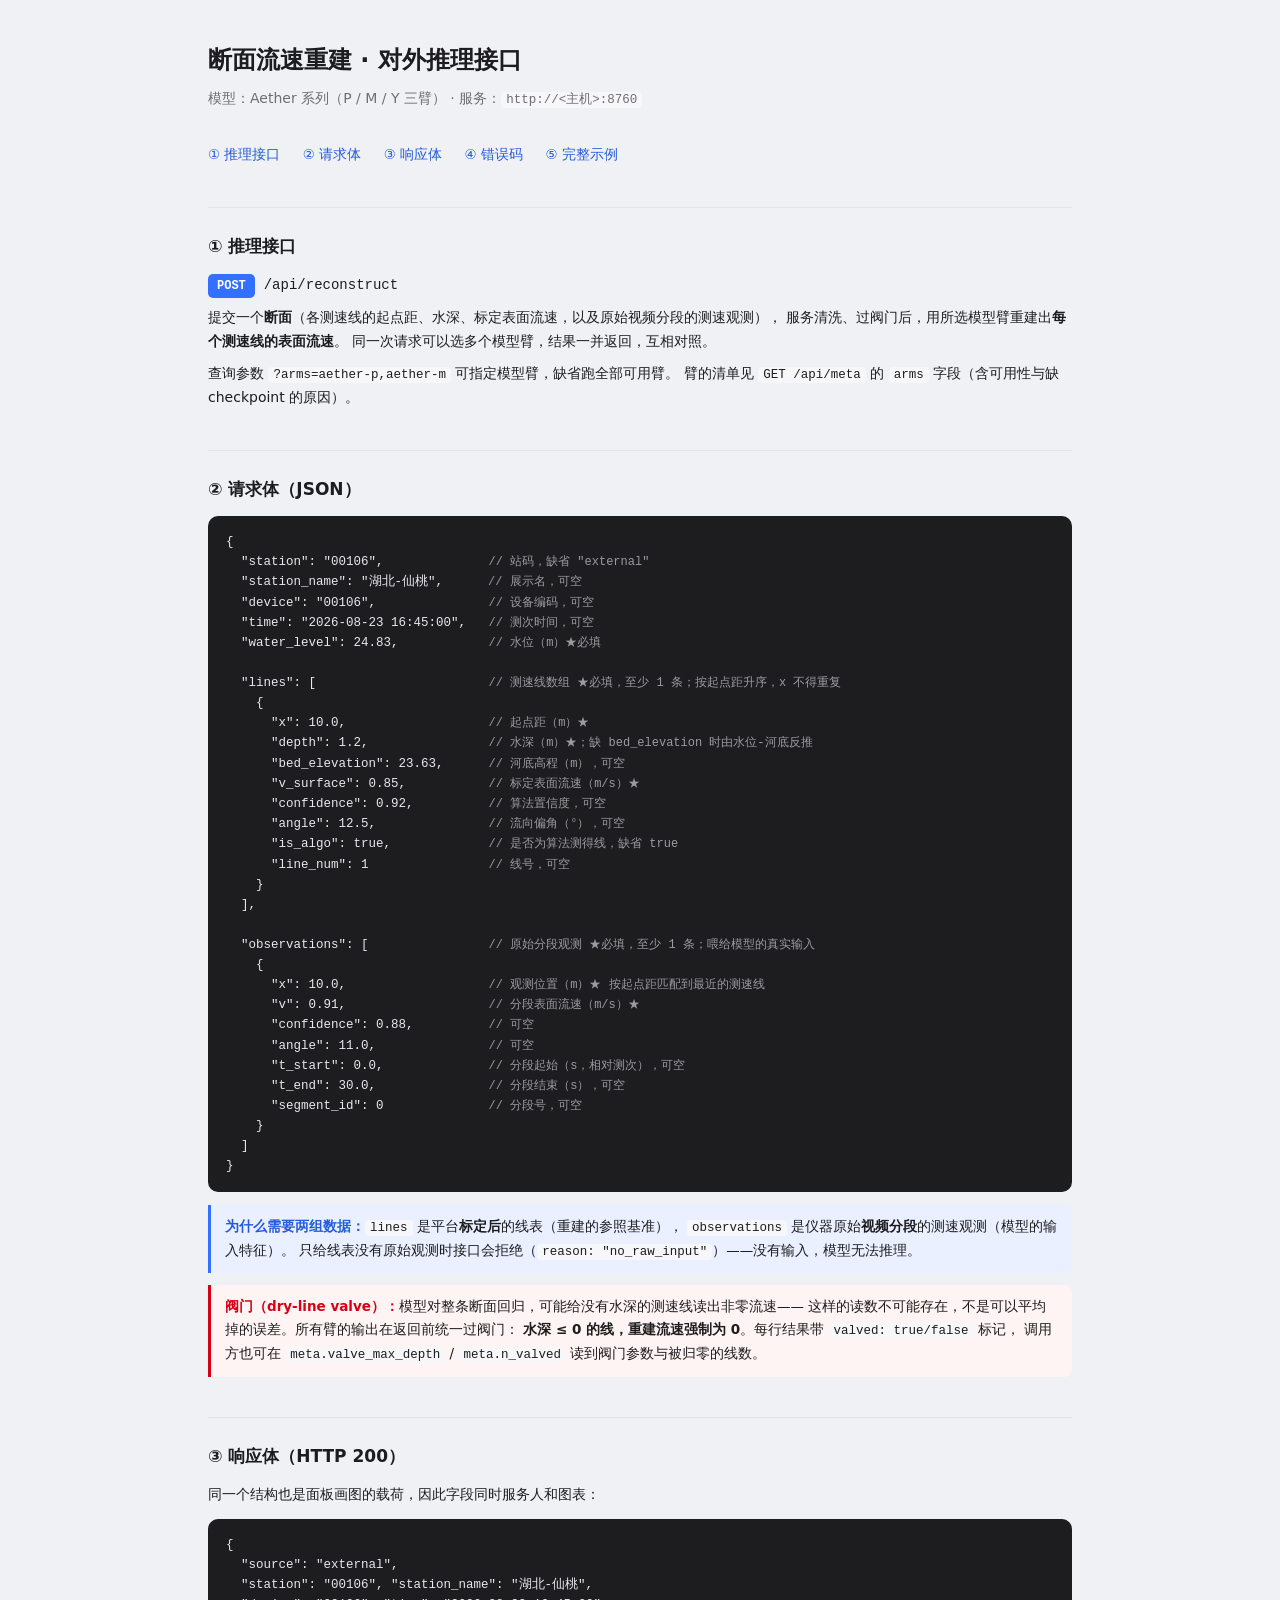
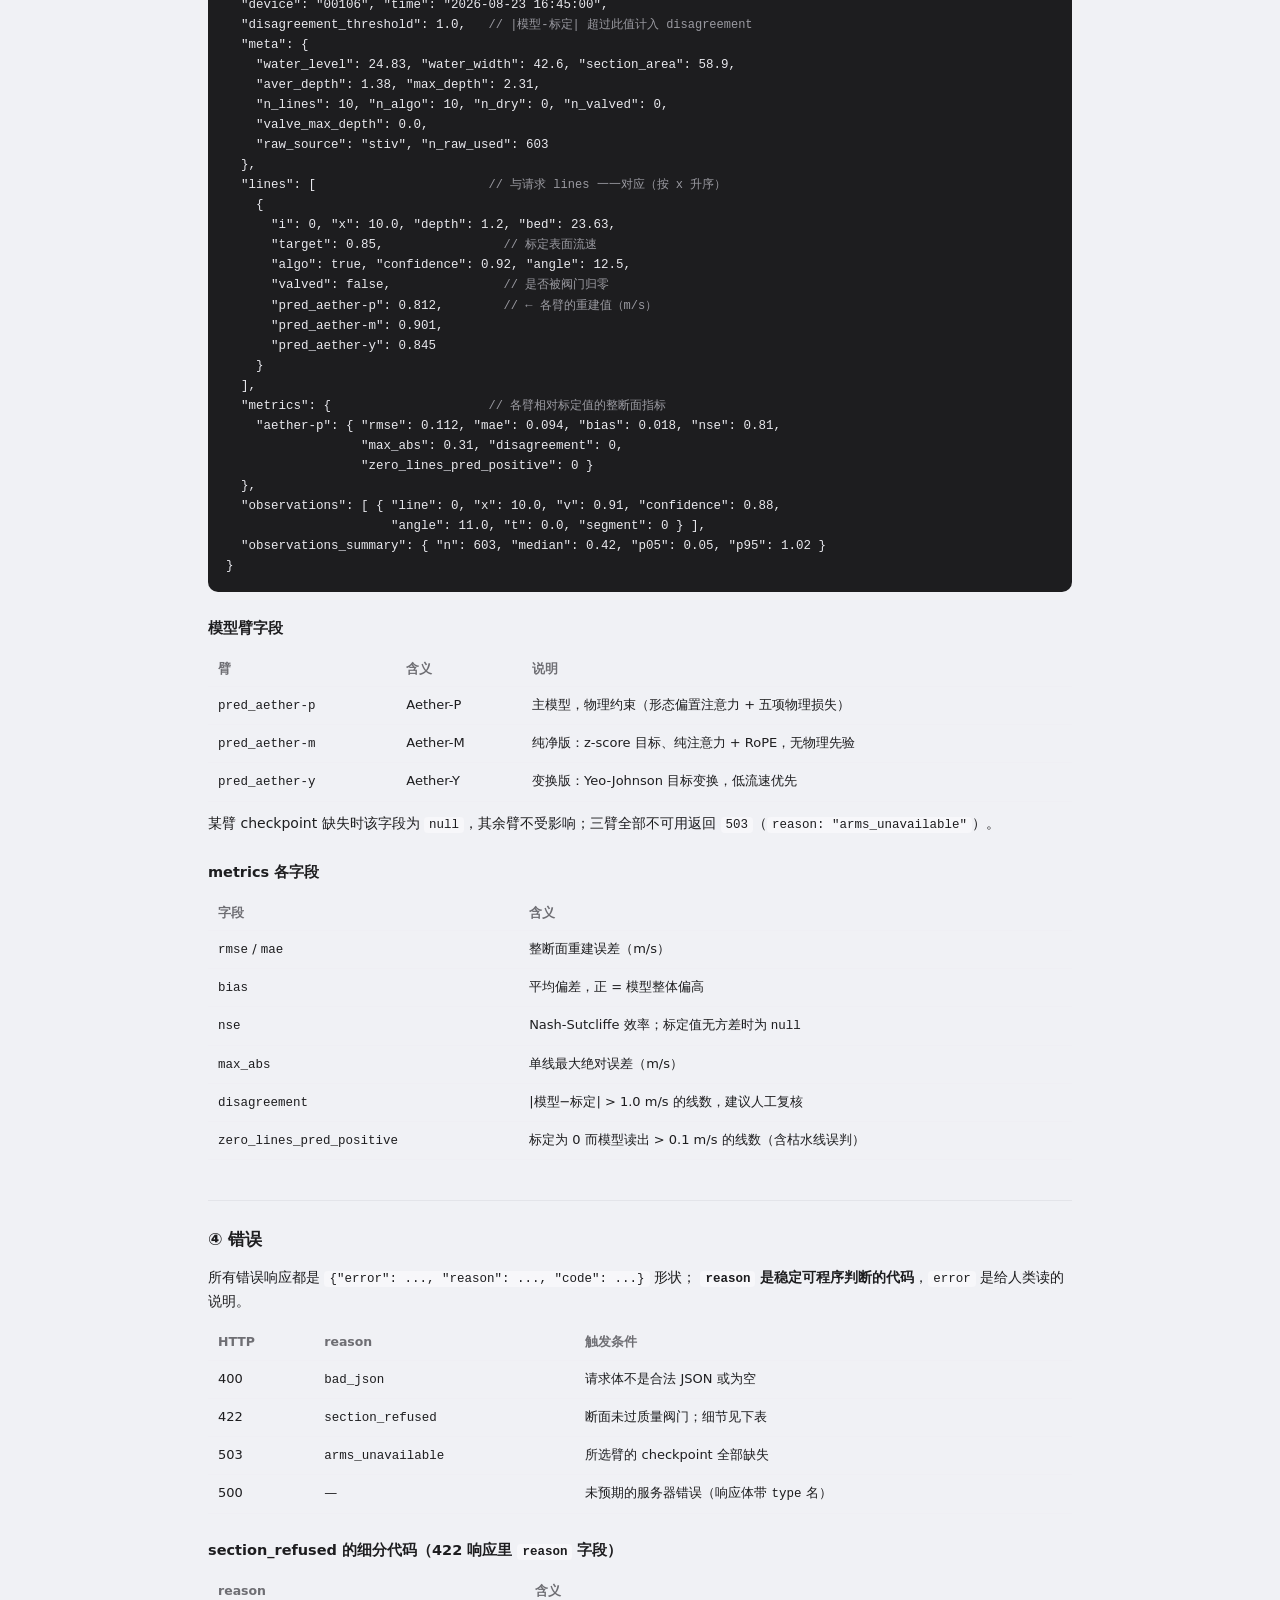
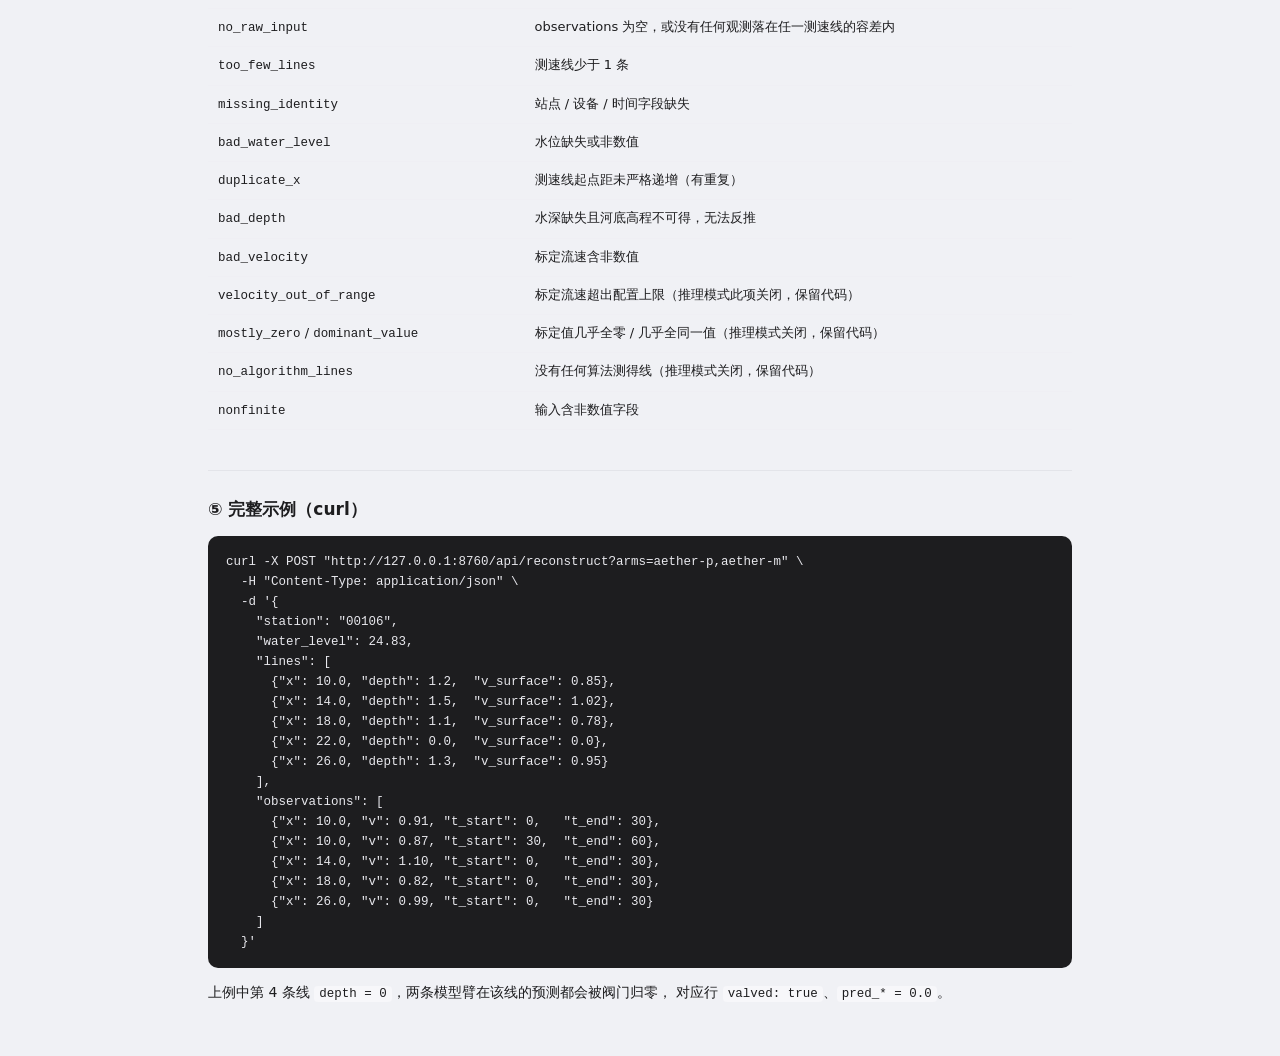
<file: web/static/api_docs.html>
<!DOCTYPE html>
<html lang="zh-CN">
<head>
<meta charset="utf-8">
<meta name="viewport" content="width=device-width, initial-scale=1">
<title>断面流速重建 · 接口文档</title>
<style>
  :root {
    --ground: #F0F1F5; --surface: #FFFFFF; --surface-2: #F7F7FA; --surface-3: #ECEDF2;
    --ink: #1D1D1F; --ink-2: #6E6E73; --ink-3: #9A9AA1;
    --rule: #E3E4E9; --rule-2: #EFEFF4;
    --water: #3370FF; --water-ink: #245BDB; --water-soft: #EAF0FF;
    --field: #B07407; --flag: #D70015;
    --mono: "Cascadia Code", Consolas, "JetBrains Mono", monospace;
  }
  * { box-sizing: border-box; }
  body { margin: 0; background: var(--ground); color: var(--ink);
         font: 400 14px/1.7 "Microsoft YaHei UI", "Microsoft YaHei", system-ui, sans-serif; }
  .wrap { max-width: 920px; margin: 0 auto; padding: 40px 28px 80px; }
  h1 { font-size: 24px; margin: 0 0 6px; }
  .sub { color: var(--ink-2); margin: 0 0 32px; }
  h2 { font-size: 17px; margin: 40px 0 12px; padding-top: 24px; border-top: 1px solid var(--rule); }
  h3 { font-size: 14.5px; margin: 24px 0 8px; }
  p { margin: 8px 0; }
  code { font-family: var(--mono); font-size: 12.5px; background: var(--surface-2);
         padding: 1px 5px; border-radius: 4px; }
  pre { background: #1D1D1F; color: #E8E8ED; padding: 16px 18px; border-radius: 10px;
        overflow-x: auto; font-family: var(--mono); font-size: 12.5px; line-height: 1.6; }
  pre code { background: none; padding: 0; color: inherit; }
  table { border-collapse: collapse; width: 100%; margin: 10px 0; font-size: 13px; }
  th, td { text-align: left; padding: 7px 10px; border-bottom: 1px solid var(--rule-2); vertical-align: top; }
  th { color: var(--ink-2); font-weight: 600; font-size: 12.5px; }
  td code { background: none; padding: 0; }
  .method { display: inline-block; font-family: var(--mono); font-size: 12px; font-weight: 700;
            background: var(--water); color: #fff; padding: 2px 9px; border-radius: 5px; }
  .path { font-family: var(--mono); font-size: 14px; }
  .type { color: var(--ink-3); font-size: 12px; }
  .req::after { content: " 必填"; color: var(--flag); font-size: 11.5px; }
  .note { background: var(--water-soft); border-left: 3px solid var(--water);
          padding: 10px 14px; border-radius: 0 8px 8px 0; margin: 12px 0; font-size: 13.5px; }
  .note b { color: var(--water-ink); }
  .warn { background: #FFF4F4; border-left-color: var(--flag); }
  .warn b { color: var(--flag); }
  .toc a { color: var(--water-ink); text-decoration: none; margin-right: 18px; font-size: 13.5px; }
</style>
</head>
<body>
<div class="wrap">

<h1>断面流速重建 · 对外推理接口</h1>
<p class="sub">模型：Aether 系列（P / M / Y 三臂） · 服务：<code>http://&lt;主机&gt;:8760</code></p>

<div class="toc">
  <a href="#endpoint">① 推理接口</a>
  <a href="#request">② 请求体</a>
  <a href="#response">③ 响应体</a>
  <a href="#errors">④ 错误码</a>
  <a href="#example">⑤ 完整示例</a>
</div>

<h2 id="endpoint">① 推理接口</h2>
<p><span class="method">POST</span> &nbsp;<span class="path">/api/reconstruct</span></p>
<p>提交一个<strong>断面</strong>（各测速线的起点距、水深、标定表面流速，以及原始视频分段的测速观测），
服务清洗、过阀门后，用所选模型臂重建出<strong>每个测速线的表面流速</strong>。
同一次请求可以选多个模型臂，结果一并返回，互相对照。</p>
<p>查询参数 <code>?arms=aether-p,aether-m</code> 可指定模型臂，缺省跑全部可用臂。
臂的清单见 <code>GET /api/meta</code> 的 <code>arms</code> 字段（含可用性与缺 checkpoint 的原因）。</p>

<h2 id="request">② 请求体（JSON）</h2>
<pre><code>{
  "station": "00106",              <span class="type">// 站码，缺省 "external"</span>
  "station_name": "湖北-仙桃",      <span class="type">// 展示名，可空</span>
  "device": "00106",               <span class="type">// 设备编码，可空</span>
  "time": "2026-08-23 16:45:00",   <span class="type">// 测次时间，可空</span>
  "water_level": 24.83,            <span class="type">// 水位（m）★必填</span>

  "lines": [                       <span class="type">// 测速线数组 ★必填，至少 1 条；按起点距升序，x 不得重复</span>
    {
      "x": 10.0,                   <span class="type">// 起点距（m）★</span>
      "depth": 1.2,                <span class="type">// 水深（m）★；缺 bed_elevation 时由水位-河底反推</span>
      "bed_elevation": 23.63,      <span class="type">// 河底高程（m），可空</span>
      "v_surface": 0.85,           <span class="type">// 标定表面流速（m/s）★</span>
      "confidence": 0.92,          <span class="type">// 算法置信度，可空</span>
      "angle": 12.5,               <span class="type">// 流向偏角（°），可空</span>
      "is_algo": true,             <span class="type">// 是否为算法测得线，缺省 true</span>
      "line_num": 1                <span class="type">// 线号，可空</span>
    }
  ],

  "observations": [                <span class="type">// 原始分段观测 ★必填，至少 1 条；喂给模型的真实输入</span>
    {
      "x": 10.0,                   <span class="type">// 观测位置（m）★ 按起点距匹配到最近的测速线</span>
      "v": 0.91,                   <span class="type">// 分段表面流速（m/s）★</span>
      "confidence": 0.88,          <span class="type">// 可空</span>
      "angle": 11.0,               <span class="type">// 可空</span>
      "t_start": 0.0,              <span class="type">// 分段起始（s，相对测次），可空</span>
      "t_end": 30.0,               <span class="type">// 分段结束（s），可空</span>
      "segment_id": 0              <span class="type">// 分段号，可空</span>
    }
  ]
}</code></pre>

<div class="note">
<b>为什么需要两组数据：</b><code>lines</code> 是平台<strong>标定后</strong>的线表（重建的参照基准），
<code>observations</code> 是仪器原始<strong>视频分段</strong>的测速观测（模型的输入特征）。
只给线表没有原始观测时接口会拒绝（<code>reason: "no_raw_input"</code>）——没有输入，模型无法推理。
</div>

<div class="note warn">
<b>阀门（dry-line valve）：</b>模型对整条断面回归，可能给没有水深的测速线读出非零流速——
这样的读数不可能存在，不是可以平均掉的误差。所有臂的输出在返回前统一过阀门：
<strong>水深 ≤ 0 的线，重建流速强制为 0</strong>。每行结果带 <code>valved: true/false</code> 标记，
调用方也可在 <code>meta.valve_max_depth</code> / <code>meta.n_valved</code> 读到阀门参数与被归零的线数。
</div>

<h2 id="response">③ 响应体（HTTP 200）</h2>
<p>同一个结构也是面板画图的载荷，因此字段同时服务人和图表：</p>
<pre><code>{
  "source": "external",
  "station": "00106", "station_name": "湖北-仙桃",
  "device": "00106", "time": "2026-08-23 16:45:00",
  "disagreement_threshold": 1.0,   <span class="type">// |模型-标定| 超过此值计入 disagreement</span>
  "meta": {
    "water_level": 24.83, "water_width": 42.6, "section_area": 58.9,
    "aver_depth": 1.38, "max_depth": 2.31,
    "n_lines": 10, "n_algo": 10, "n_dry": 0, "n_valved": 0,
    "valve_max_depth": 0.0,
    "raw_source": "stiv", "n_raw_used": 603
  },
  "lines": [                       <span class="type">// 与请求 lines 一一对应（按 x 升序）</span>
    {
      "i": 0, "x": 10.0, "depth": 1.2, "bed": 23.63,
      "target": 0.85,                <span class="type">// 标定表面流速</span>
      "algo": true, "confidence": 0.92, "angle": 12.5,
      "valved": false,               <span class="type">// 是否被阀门归零</span>
      "pred_aether-p": 0.812,        <span class="type">// ← 各臂的重建值（m/s）</span>
      "pred_aether-m": 0.901,
      "pred_aether-y": 0.845
    }
  ],
  "metrics": {                     <span class="type">// 各臂相对标定值的整断面指标</span>
    "aether-p": { "rmse": 0.112, "mae": 0.094, "bias": 0.018, "nse": 0.81,
                  "max_abs": 0.31, "disagreement": 0,
                  "zero_lines_pred_positive": 0 }
  },
  "observations": [ { "line": 0, "x": 10.0, "v": 0.91, "confidence": 0.88,
                      "angle": 11.0, "t": 0.0, "segment": 0 } ],
  "observations_summary": { "n": 603, "median": 0.42, "p05": 0.05, "p95": 1.02 }
}</code></pre>

<h3>模型臂字段</h3>
<table>
  <tr><th>臂</th><th>含义</th><th>说明</th></tr>
  <tr><td><code>pred_aether-p</code></td><td>Aether-P</td><td>主模型，物理约束（形态偏置注意力 + 五项物理损失）</td></tr>
  <tr><td><code>pred_aether-m</code></td><td>Aether-M</td><td>纯净版：z-score 目标、纯注意力 + RoPE，无物理先验</td></tr>
  <tr><td><code>pred_aether-y</code></td><td>Aether-Y</td><td>变换版：Yeo-Johnson 目标变换，低流速优先</td></tr>
</table>
<p>某臂 checkpoint 缺失时该字段为 <code>null</code>，其余臂不受影响；三臂全部不可用返回
<code>503</code>（<code>reason: "arms_unavailable"</code>）。</p>

<h3>metrics 各字段</h3>
<table>
  <tr><th>字段</th><th>含义</th></tr>
  <tr><td><code>rmse</code> / <code>mae</code></td><td>整断面重建误差（m/s）</td></tr>
  <tr><td><code>bias</code></td><td>平均偏差，正 = 模型整体偏高</td></tr>
  <tr><td><code>nse</code></td><td>Nash-Sutcliffe 效率；标定值无方差时为 <code>null</code></td></tr>
  <tr><td><code>max_abs</code></td><td>单线最大绝对误差（m/s）</td></tr>
  <tr><td><code>disagreement</code></td><td>|模型−标定| &gt; 1.0 m/s 的线数，建议人工复核</td></tr>
  <tr><td><code>zero_lines_pred_positive</code></td><td>标定为 0 而模型读出 &gt; 0.1 m/s 的线数（含枯水线误判）</td></tr>
</table>

<h2 id="errors">④ 错误</h2>
<p>所有错误响应都是 <code>{"error": ..., "reason": ..., "code": ...}</code> 形状；
<strong><code>reason</code> 是稳定可程序判断的代码</strong>，<code>error</code> 是给人类读的说明。</p>
<table>
  <tr><th>HTTP</th><th>reason</th><th>触发条件</th></tr>
  <tr><td>400</td><td><code>bad_json</code></td><td>请求体不是合法 JSON 或为空</td></tr>
  <tr><td>422</td><td><code>section_refused</code></td><td>断面未过质量阀门；细节见下表</td></tr>
  <tr><td>503</td><td><code>arms_unavailable</code></td><td>所选臂的 checkpoint 全部缺失</td></tr>
  <tr><td>500</td><td>—</td><td>未预期的服务器错误（响应体带 <code>type</code> 名）</td></tr>
</table>

<h3>section_refused 的细分代码（422 响应里 <code>reason</code> 字段）</h3>
<table>
  <tr><th>reason</th><th>含义</th></tr>
  <tr><td><code>no_raw_input</code></td><td>observations 为空，或没有任何观测落在任一测速线的容差内</td></tr>
  <tr><td><code>too_few_lines</code></td><td>测速线少于 1 条</td></tr>
  <tr><td><code>missing_identity</code></td><td>站点 / 设备 / 时间字段缺失</td></tr>
  <tr><td><code>bad_water_level</code></td><td>水位缺失或非数值</td></tr>
  <tr><td><code>duplicate_x</code></td><td>测速线起点距未严格递增（有重复）</td></tr>
  <tr><td><code>bad_depth</code></td><td>水深缺失且河底高程不可得，无法反推</td></tr>
  <tr><td><code>bad_velocity</code></td><td>标定流速含非数值</td></tr>
  <tr><td><code>velocity_out_of_range</code></td><td>标定流速超出配置上限（推理模式此项关闭，保留代码）</td></tr>
  <tr><td><code>mostly_zero</code> / <code>dominant_value</code></td><td>标定值几乎全零 / 几乎全同一值（推理模式关闭，保留代码）</td></tr>
  <tr><td><code>no_algorithm_lines</code></td><td>没有任何算法测得线（推理模式关闭，保留代码）</td></tr>
  <tr><td><code>nonfinite</code></td><td>输入含非数值字段</td></tr>
</table>

<h2 id="example">⑤ 完整示例（curl）</h2>
<pre><code>curl -X POST "http://127.0.0.1:8760/api/reconstruct?arms=aether-p,aether-m" \
  -H "Content-Type: application/json" \
  -d '{
    "station": "00106",
    "water_level": 24.83,
    "lines": [
      {"x": 10.0, "depth": 1.2,  "v_surface": 0.85},
      {"x": 14.0, "depth": 1.5,  "v_surface": 1.02},
      {"x": 18.0, "depth": 1.1,  "v_surface": 0.78},
      {"x": 22.0, "depth": 0.0,  "v_surface": 0.0},
      {"x": 26.0, "depth": 1.3,  "v_surface": 0.95}
    ],
    "observations": [
      {"x": 10.0, "v": 0.91, "t_start": 0,   "t_end": 30},
      {"x": 10.0, "v": 0.87, "t_start": 30,  "t_end": 60},
      {"x": 14.0, "v": 1.10, "t_start": 0,   "t_end": 30},
      {"x": 18.0, "v": 0.82, "t_start": 0,   "t_end": 30},
      {"x": 26.0, "v": 0.99, "t_start": 0,   "t_end": 30}
    ]
  }'</code></pre>
<p>上例中第 4 条线 <code>depth = 0</code>，两条模型臂在该线的预测都会被阀门归零，
对应行 <code>valved: true</code>、<code>pred_* = 0.0</code>。</p>

</div>
</body>
</html>
</file>
